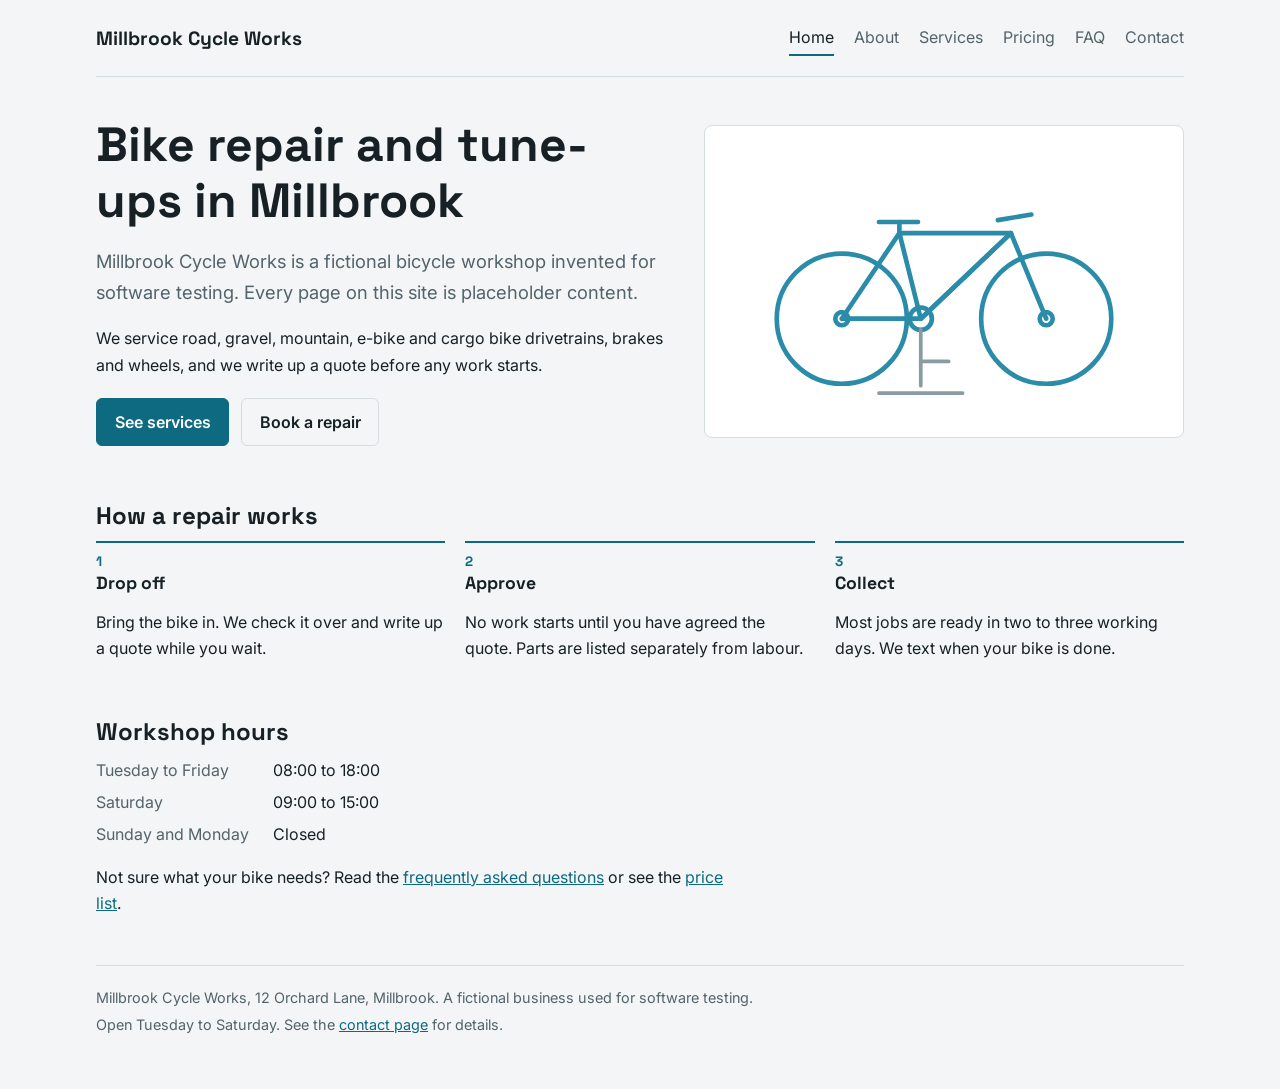
<file: index.html>
<!doctype html>
<html lang="en">
<head>
<meta charset="utf-8">
<meta name="viewport" content="width=device-width, initial-scale=1">
<title>Millbrook Cycle Works</title>
<meta name="description" content="Millbrook Cycle Works is a fictional bicycle repair shop in Millbrook, built as a plain-HTML test site for software QA.">
<link rel="stylesheet" href="https://fonts.googleapis.com/css2?family=Inter:wght@400;600&family=Space+Grotesk:wght@500;700&display=swap">
<link rel="stylesheet" href="style.css">
</head>
<body>
<header class="site-header wrap">
  <a class="brand" href="index.html">Millbrook Cycle Works</a>
  <nav class="site-nav" aria-label="Main">
    <ul>
      <li><a href="index.html" aria-current="page">Home</a></li>
      <li><a href="about.html">About</a></li>
      <li><a href="services.html">Services</a></li>
      <li><a href="pricing.html">Pricing</a></li>
      <li><a href="faq.html">FAQ</a></li>
      <li><a href="contact.html">Contact</a></li>
    </ul>
  </nav>
</header>

<main class="wrap">
  <section class="hero">
    <div>
      <h1>Bike repair and tune-ups in Millbrook</h1>
      <p class="lead">Millbrook Cycle Works is a fictional bicycle workshop invented for software testing. Every page on this site is placeholder content.</p>
      <p>We service road, gravel, mountain, e-bike and cargo bike drivetrains, brakes and wheels, and we write up a quote before any work starts.</p>
      <div class="actions">
        <a class="btn" href="services.html">See services</a>
        <a class="btn secondary" href="contact.html">Book a repair</a>
      </div>
    </div>
    <img src="workshop.svg" alt="Line drawing of a bicycle clamped in a repair stand" width="480" height="300">
  </section>

  <section>
    <h2>How a repair works</h2>
    <ol class="steps">
      <li>
        <h3>Drop off</h3>
        <p>Bring the bike in. We check it over and write up a quote while you wait.</p>
      </li>
      <li>
        <h3>Approve</h3>
        <p>No work starts until you have agreed the quote. Parts are listed separately from labour.</p>
      </li>
      <li>
        <h3>Collect</h3>
        <p>Most jobs are ready in two to three working days. We text when your bike is done.</p>
      </li>
    </ol>
  </section>

  <section>
    <h2>Workshop hours</h2>
    <dl class="details">
      <dt>Tuesday to Friday</dt><dd>08:00 to 18:00</dd>
      <dt>Saturday</dt><dd>09:00 to 15:00</dd>
      <dt>Sunday and Monday</dt><dd>Closed</dd>
    </dl>
    <p>Not sure what your bike needs? Read the <a href="faq.html">frequently asked questions</a> or see the <a href="pricing.html">price list</a>.</p>
  </section>
</main>

<footer class="site-footer wrap">
  <p>Millbrook Cycle Works, 12 Orchard Lane, Millbrook. A fictional business used for software testing.</p>
  <p>Open Tuesday to Saturday. See the <a href="contact.html">contact page</a> for details.</p>
</footer>
</body>
</html>
</file>
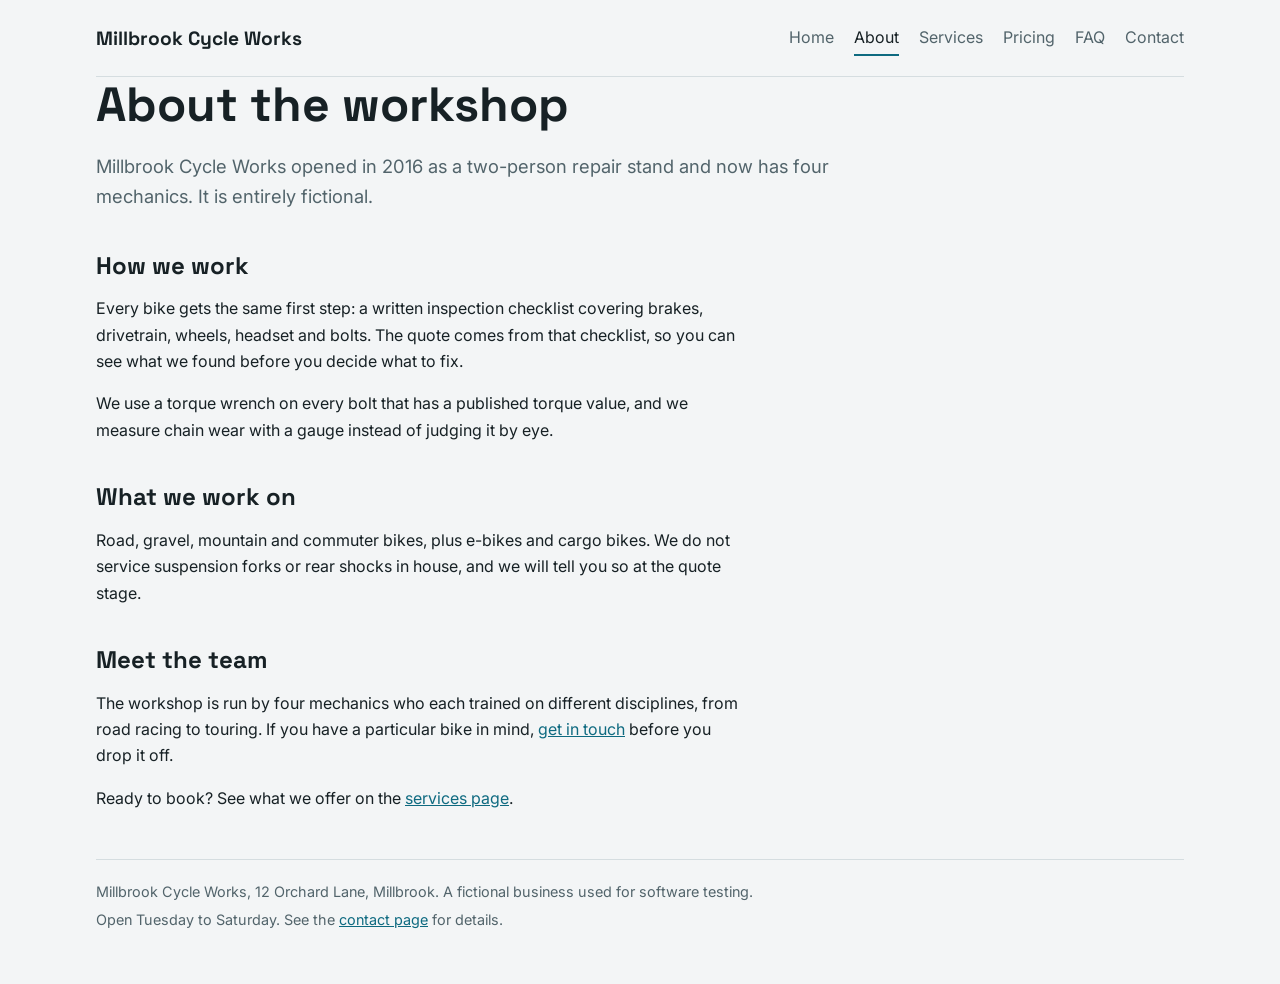
<file: about.html>
<!doctype html>
<html lang="en">
<head>
<meta charset="utf-8">
<meta name="viewport" content="width=device-width, initial-scale=1">
<title>About Millbrook Cycle Works</title>
<link rel="stylesheet" href="https://fonts.googleapis.com/css2?family=Inter:wght@400;600&family=Space+Grotesk:wght@500;700&display=swap">
<link rel="stylesheet" href="style.css">
</head>
<body>
<header class="site-header wrap">
  <a class="brand" href="index.html">Millbrook Cycle Works</a>
  <nav class="site-nav" aria-label="Main">
    <ul>
      <li><a href="index.html">Home</a></li>
      <li><a href="about.html" aria-current="page">About</a></li>
      <li><a href="services.html">Services</a></li>
      <li><a href="pricing.html">Pricing</a></li>
      <li><a href="faq.html">FAQ</a></li>
      <li><a href="contact.html">Contact</a></li>
    </ul>
  </nav>
</header>

<main class="wrap">
  <h1>About the workshop</h1>
  <p class="lead">Millbrook Cycle Works opened in 2016 as a two-person repair stand and now has four mechanics. It is entirely fictional.</p>

  <h2>How we work</h2>
  <p>Every bike gets the same first step: a written inspection checklist covering brakes, drivetrain, wheels, headset and bolts. The quote comes from that checklist, so you can see what we found before you decide what to fix.</p>
  <p>We use a torque wrench on every bolt that has a published torque value, and we measure chain wear with a gauge instead of judging it by eye.</p>

  <h2>What we work on</h2>
  <p>Road, gravel, mountain and commuter bikes, plus e-bikes and cargo bikes. We do not service suspension forks or rear shocks in house, and we will tell you so at the quote stage.</p>

  <h2>Meet the team</h2>
  <p>The workshop is run by four mechanics who each trained on different disciplines, from road racing to touring. If you have a particular bike in mind, <a href="contact.html">get in touch</a> before you drop it off.</p>
  <p>Ready to book? See what we offer on the <a href="services.html">services page</a>.</p>
</main>

<footer class="site-footer wrap">
  <p>Millbrook Cycle Works, 12 Orchard Lane, Millbrook. A fictional business used for software testing.</p>
  <p>Open Tuesday to Saturday. See the <a href="contact.html">contact page</a> for details.</p>
</footer>
</body>
</html>
</file>
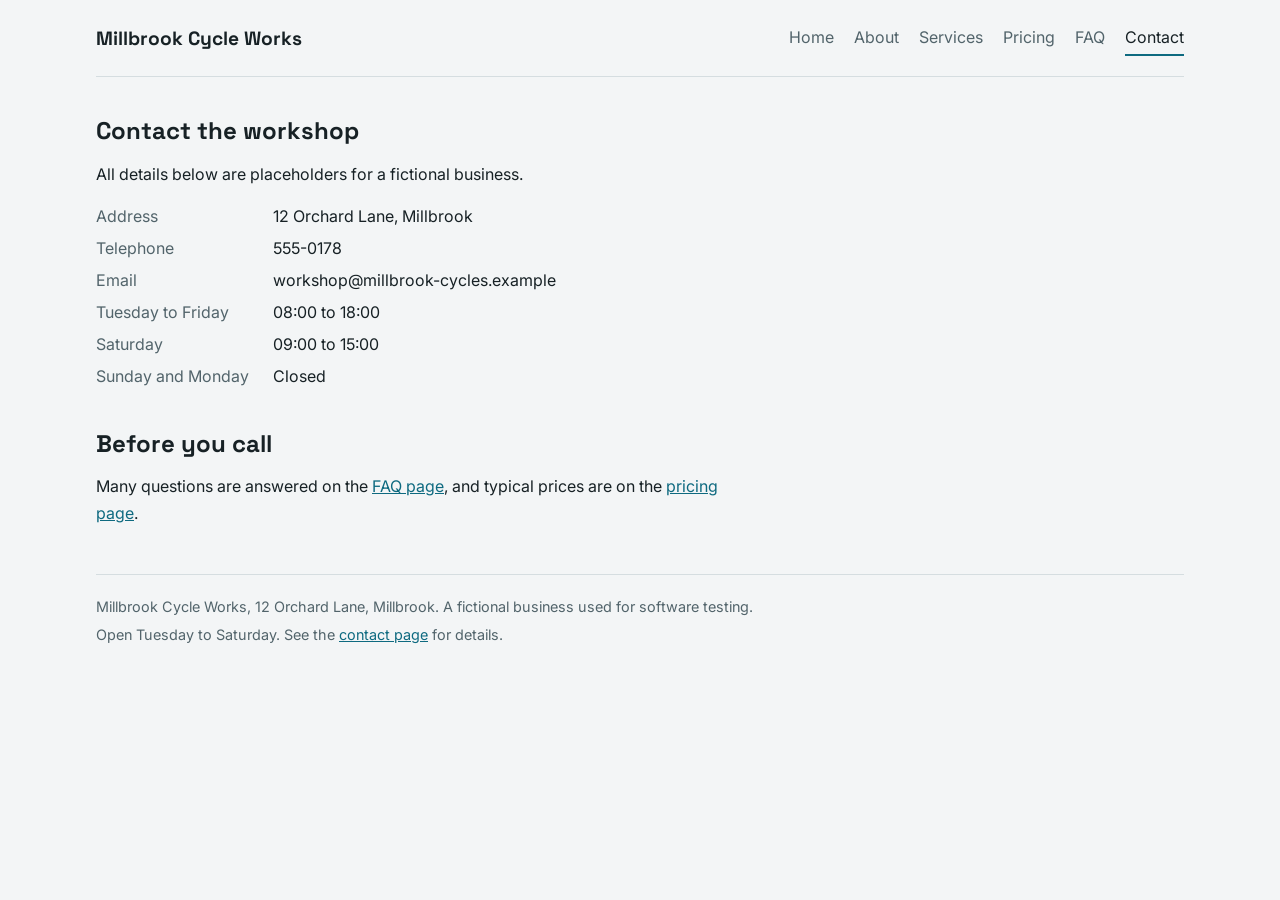
<file: contact.html>
<!doctype html>
<html>
<head>
<meta charset="utf-8">
<meta name="viewport" content="width=device-width, initial-scale=1">
<title>Contact Millbrook Cycle Works</title>
<meta name="description" content="Address, telephone, email and opening hours for Millbrook Cycle Works, a fictional bicycle workshop used as a test site.">
<link rel="stylesheet" href="https://fonts.googleapis.com/css2?family=Inter:wght@400;600&family=Space+Grotesk:wght@500;700&display=swap">
<link rel="stylesheet" href="style.css">
</head>
<body>
<header class="site-header wrap">
  <a class="brand" href="index.html">Millbrook Cycle Works</a>
  <nav class="site-nav" aria-label="Main">
    <ul>
      <li><a href="index.html">Home</a></li>
      <li><a href="about.html">About</a></li>
      <li><a href="services.html">Services</a></li>
      <li><a href="pricing.html">Pricing</a></li>
      <li><a href="faq.html">FAQ</a></li>
      <li><a href="contact.html" aria-current="page">Contact</a></li>
    </ul>
  </nav>
</header>

<main class="wrap">
  <h2>Contact the workshop</h2>
  <p>All details below are placeholders for a fictional business.</p>

  <dl class="details">
    <dt>Address</dt><dd>12 Orchard Lane, Millbrook</dd>
    <dt>Telephone</dt><dd>555-0178</dd>
    <dt>Email</dt><dd>workshop@millbrook-cycles.example</dd>
    <dt>Tuesday to Friday</dt><dd>08:00 to 18:00</dd>
    <dt>Saturday</dt><dd>09:00 to 15:00</dd>
    <dt>Sunday and Monday</dt><dd>Closed</dd>
  </dl>

  <h2>Before you call</h2>
  <p>Many questions are answered on the <a href="faq.html">FAQ page</a>, and typical prices are on the <a href="pricing.html">pricing page</a>.</p>
</main>

<footer class="site-footer wrap">
  <p>Millbrook Cycle Works, 12 Orchard Lane, Millbrook. A fictional business used for software testing.</p>
  <p>Open Tuesday to Saturday. See the <a href="contact.html">contact page</a> for details.</p>
</footer>
</body>
</html>
</file>
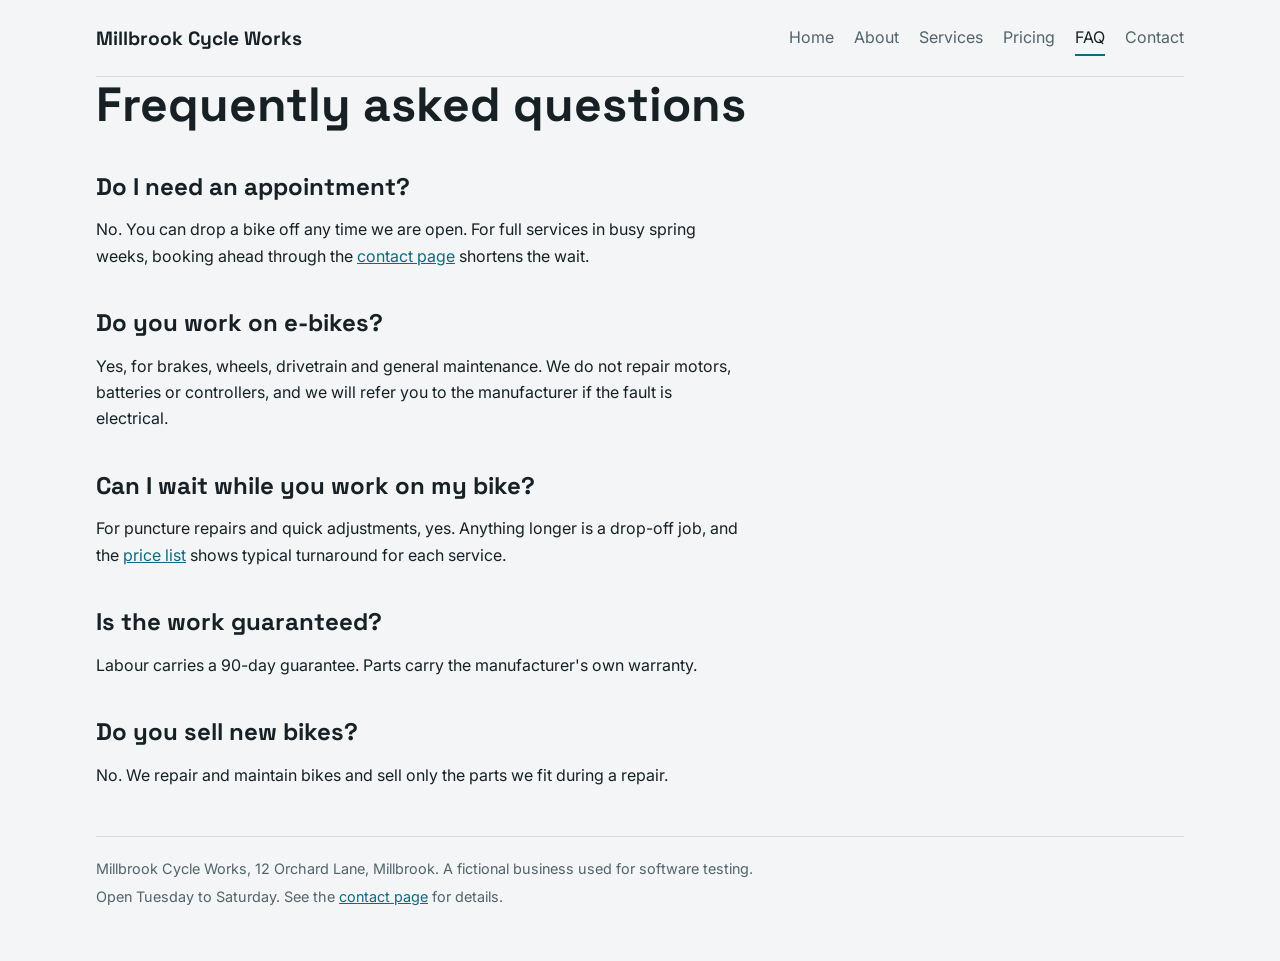
<file: faq.html>
<!doctype html>
<html lang="en">
<head>
<meta charset="utf-8">
<meta name="viewport" content="width=device-width, initial-scale=1">
<title>Bike Repair FAQ | Millbrook Cycle Works</title>
<meta name="description" content="Answers to common questions about repairs at Millbrook Cycle Works: appointments, e-bikes, quotes, turnaround and the labour warranty.">
<link rel="stylesheet" href="https://fonts.googleapis.com/css2?family=Inter:wght@400;600&family=Space+Grotesk:wght@500;700&display=swap">
<link rel="stylesheet" href="style.css">
</head>
<body>
<header class="site-header wrap">
  <a class="brand" href="index.html">Millbrook Cycle Works</a>
  <nav class="site-nav" aria-label="Main">
    <ul>
      <li><a href="index.html">Home</a></li>
      <li><a href="about.html">About</a></li>
      <li><a href="services.html">Services</a></li>
      <li><a href="pricing.html">Pricing</a></li>
      <li><a href="faq.html" aria-current="page">FAQ</a></li>
      <li><a href="contact.html">Contact</a></li>
    </ul>
  </nav>
</header>

<main class="wrap">
  <h1>Frequently asked questions</h1>

  <h2>Do I need an appointment?</h2>
  <p>No. You can drop a bike off any time we are open. For full services in busy spring weeks, booking ahead through the <a href="contact.html">contact page</a> shortens the wait.</p>

  <h2>Do you work on e-bikes?</h2>
  <p>Yes, for brakes, wheels, drivetrain and general maintenance. We do not repair motors, batteries or controllers, and we will refer you to the manufacturer if the fault is electrical.</p>

  <h2>Can I wait while you work on my bike?</h2>
  <p>For puncture repairs and quick adjustments, yes. Anything longer is a drop-off job, and the <a href="pricing.html">price list</a> shows typical turnaround for each service.</p>

  <h2>Is the work guaranteed?</h2>
  <p>Labour carries a 90-day guarantee. Parts carry the manufacturer's own warranty.</p>

  <h2>Do you sell new bikes?</h2>
  <p>No. We repair and maintain bikes and sell only the parts we fit during a repair.</p>
</main>

<footer class="site-footer wrap">
  <p>Millbrook Cycle Works, 12 Orchard Lane, Millbrook. A fictional business used for software testing.</p>
  <p>Open Tuesday to Saturday. See the <a href="contact.html">contact page</a> for details.</p>
</footer>
</body>
</html>
</file>
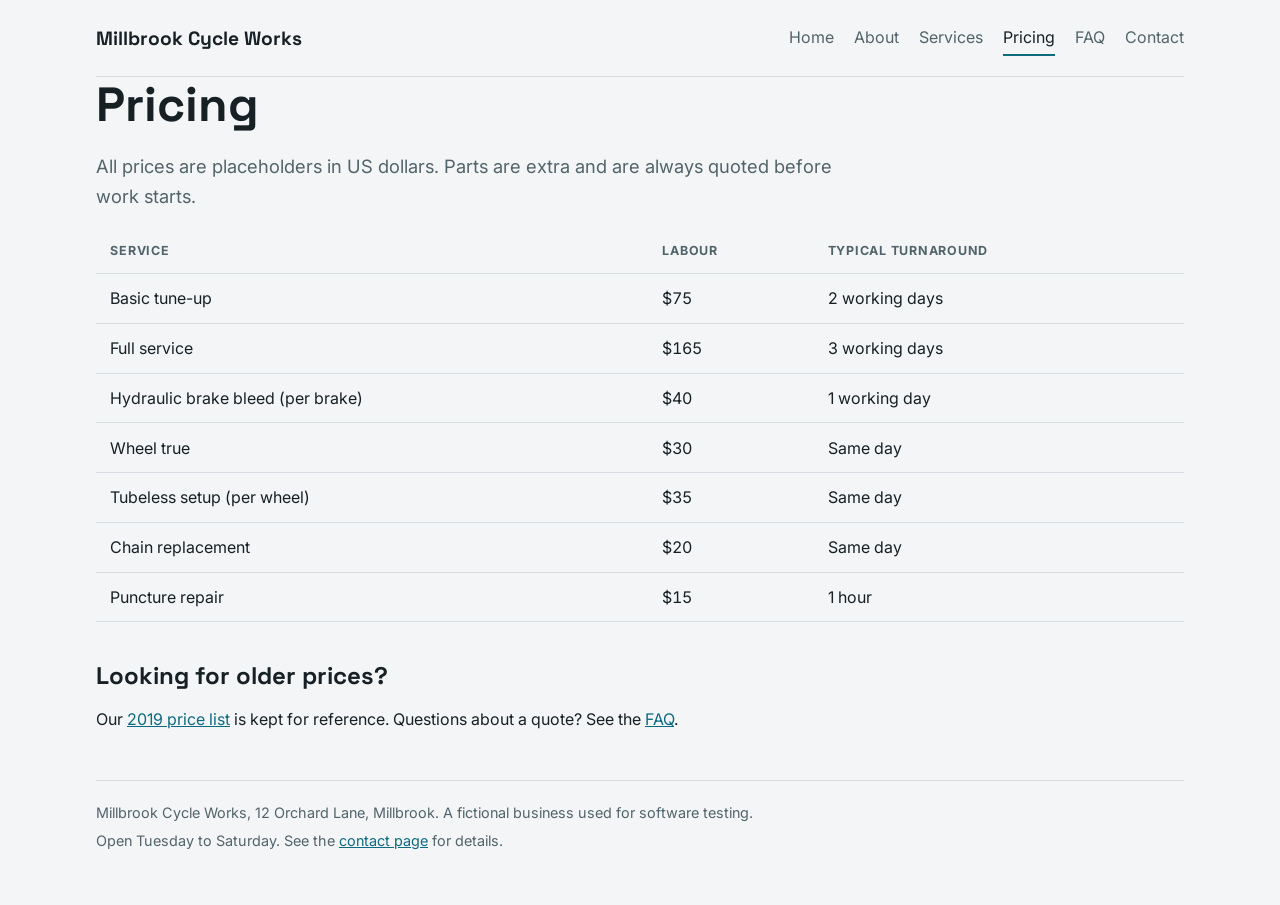
<file: pricing.html>
<!doctype html>
<html lang="en">
<head>
<meta charset="utf-8">
<title>Services and Pricing | Millbrook Cycle Works</title>
<meta name="description" content="Placeholder price list for Millbrook Cycle Works: tune-ups, brake bleeds, wheel truing and chain replacement, with typical turnaround times.">
<link rel="stylesheet" href="https://fonts.googleapis.com/css2?family=Inter:wght@400;600&family=Space+Grotesk:wght@500;700&display=swap">
<link rel="stylesheet" href="style.css">
</head>
<body>
<header class="site-header wrap">
  <a class="brand" href="index.html">Millbrook Cycle Works</a>
  <nav class="site-nav" aria-label="Main">
    <ul>
      <li><a href="index.html">Home</a></li>
      <li><a href="about.html">About</a></li>
      <li><a href="services.html">Services</a></li>
      <li><a href="pricing.html" aria-current="page">Pricing</a></li>
      <li><a href="faq.html">FAQ</a></li>
      <li><a href="contact.html">Contact</a></li>
    </ul>
  </nav>
</header>

<main class="wrap">
  <h1>Pricing</h1>
  <p class="lead">All prices are placeholders in US dollars. Parts are extra and are always quoted before work starts.</p>

  <div class="table-scroll">
    <table>
      <thead>
        <tr><th scope="col">Service</th><th scope="col">Labour</th><th scope="col">Typical turnaround</th></tr>
      </thead>
      <tbody>
        <tr><td>Basic tune-up</td><td class="num">$75</td><td>2 working days</td></tr>
        <tr><td>Full service</td><td class="num">$165</td><td>3 working days</td></tr>
        <tr><td>Hydraulic brake bleed (per brake)</td><td class="num">$40</td><td>1 working day</td></tr>
        <tr><td>Wheel true</td><td class="num">$30</td><td>Same day</td></tr>
        <tr><td>Tubeless setup (per wheel)</td><td class="num">$35</td><td>Same day</td></tr>
        <tr><td>Chain replacement</td><td class="num">$20</td><td>Same day</td></tr>
        <tr><td>Puncture repair</td><td class="num">$15</td><td>1 hour</td></tr>
      </tbody>
    </table>
  </div>

  <h2>Looking for older prices?</h2>
  <p>Our <a href="legacy-pricing.html">2019 price list</a> is kept for reference. Questions about a quote? See the <a href="faq.html">FAQ</a>.</p>
</main>

<footer class="site-footer wrap">
  <p>Millbrook Cycle Works, 12 Orchard Lane, Millbrook. A fictional business used for software testing.</p>
  <p>Open Tuesday to Saturday. See the <a href="contact.html">contact page</a> for details.</p>
</footer>
</body>
</html>
</file>
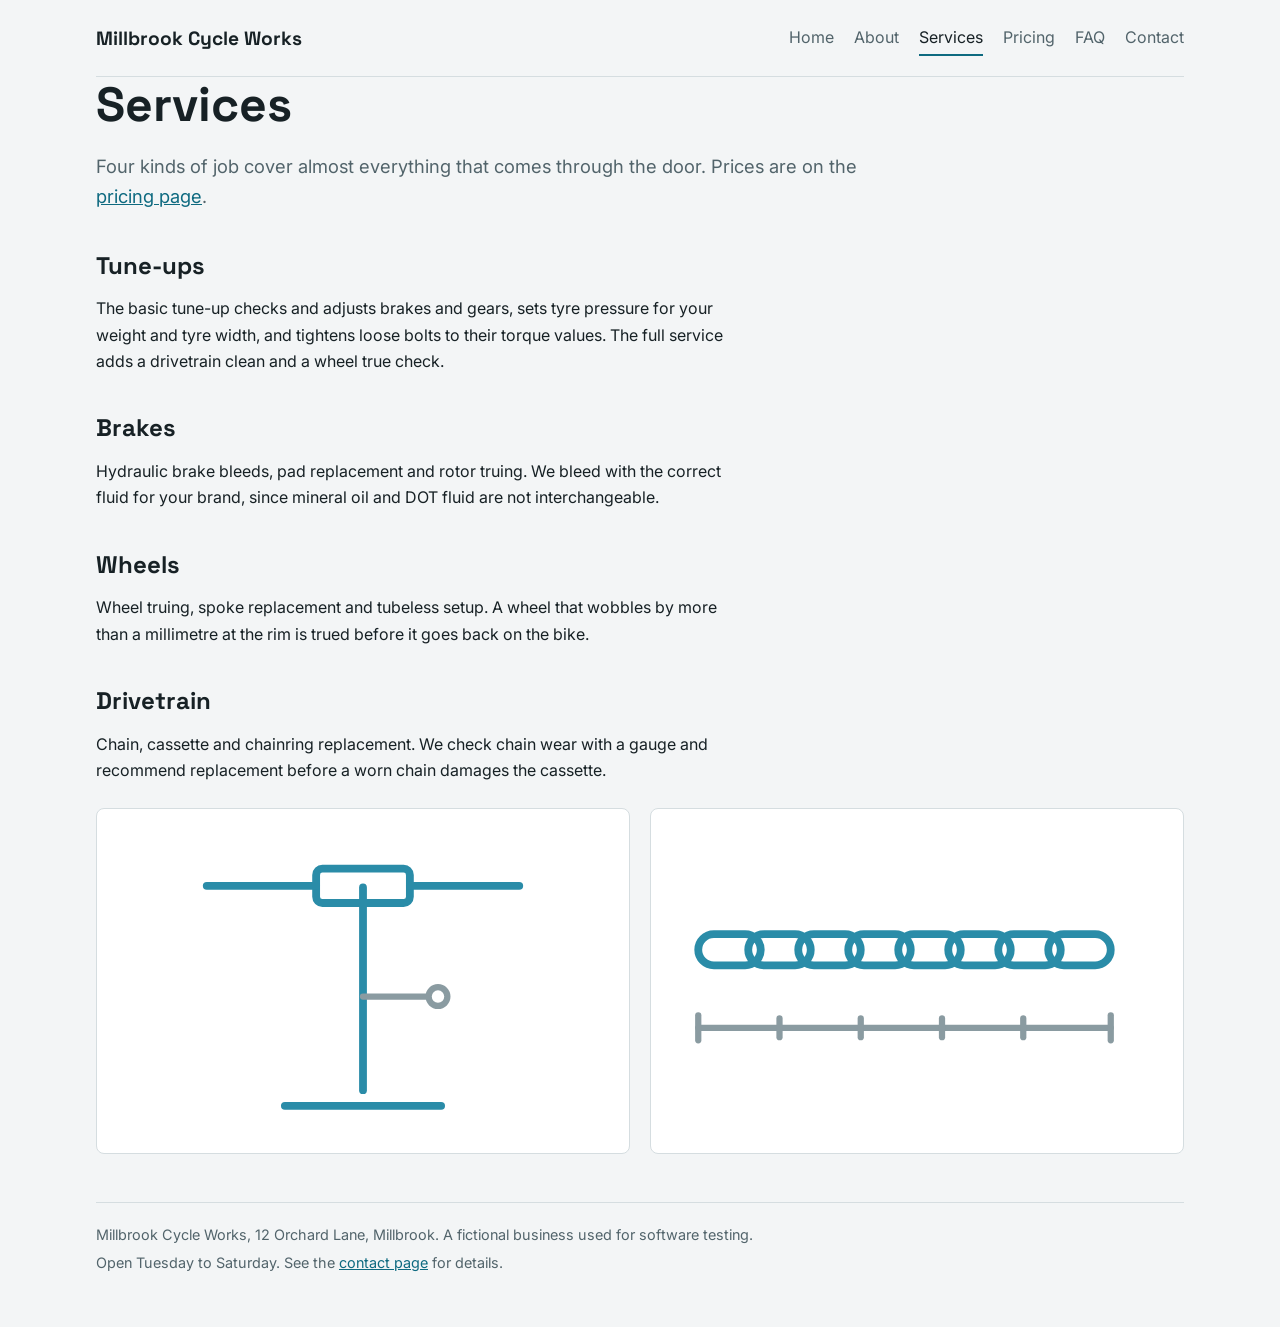
<file: services.html>
<!doctype html>
<html lang="en">
<head>
<meta charset="utf-8">
<meta name="viewport" content="width=device-width, initial-scale=1">
<title>Services and Pricing | Millbrook Cycle Works</title>
<meta name="description" content="Bicycle tune-ups, brake bleeds, wheel truing and drivetrain service at Millbrook Cycle Works, a fictional test workshop.">
<link rel="stylesheet" href="https://fonts.googleapis.com/css2?family=Inter:wght@400;600&family=Space+Grotesk:wght@500;700&display=swap">
<link rel="stylesheet" href="style.css">
</head>
<body>
<header class="site-header wrap">
  <a class="brand" href="index.html">Millbrook Cycle Works</a>
  <nav class="site-nav" aria-label="Main">
    <ul>
      <li><a href="index.html">Home</a></li>
      <li><a href="about.html">About</a></li>
      <li><a href="services.html" aria-current="page">Services</a></li>
      <li><a href="pricing.html">Pricing</a></li>
      <li><a href="faq.html">FAQ</a></li>
      <li><a href="contact.html">Contact</a></li>
    </ul>
  </nav>
</header>

<main class="wrap">
  <h1>Services</h1>
  <p class="lead">Four kinds of job cover almost everything that comes through the door. Prices are on the <a href="pricing.html">pricing page</a>.</p>

  <h2>Tune-ups</h2>
  <p>The basic tune-up checks and adjusts brakes and gears, sets tyre pressure for your weight and tyre width, and tightens loose bolts to their torque values. The full service adds a drivetrain clean and a wheel true check.</p>

  <h2>Brakes</h2>
  <p>Hydraulic brake bleeds, pad replacement and rotor truing. We bleed with the correct fluid for your brand, since mineral oil and DOT fluid are not interchangeable.</p>

  <h2>Wheels</h2>
  <p>Wheel truing, spoke replacement and tubeless setup. A wheel that wobbles by more than a millimetre at the rim is trued before it goes back on the bike.</p>

  <h2>Drivetrain</h2>
  <p>Chain, cassette and chainring replacement. We check chain wear with a gauge and recommend replacement before a worn chain damages the cassette.</p>

  <div class="figure-row">
    <img src="bike-stand.svg" width="320" height="200">
    <img src="chain-gauge.svg" width="320" height="200">
  </div>
</main>

<footer class="site-footer wrap">
  <p>Millbrook Cycle Works, 12 Orchard Lane, Millbrook. A fictional business used for software testing.</p>
  <p>Open Tuesday to Saturday. See the <a href="contact.html">contact page</a> for details.</p>
</footer>
</body>
</html>
</file>
<file: style.css>
/* Layout: one centred column. Site name and nav on top, content in plain sections, address in the footer. */
:root {
  --bg: #F3F5F6;
  --surface: #FFFFFF;
  --fg: #172125;
  --muted: #52646B;
  --line: #D5DDE0;
  --accent: #0E6A80;
  --accent-fg: #FFFFFF;
  --font-display: "Space Grotesk", system-ui, -apple-system, "Segoe UI", sans-serif;
  --font-body: Inter, system-ui, -apple-system, "Segoe UI", sans-serif;
}
@media (prefers-color-scheme: dark) {
  :root:not([data-theme="light"]) {
    --bg: #0F1619;
    --surface: #172125;
    --fg: #E6EEF0;
    --muted: #9FB2B9;
    --line: #263338;
    --accent: #5CBAD3;
    --accent-fg: #08181D;
    color-scheme: dark;
  }
}
:root[data-theme="dark"] {
  --bg: #0F1619;
  --surface: #172125;
  --fg: #E6EEF0;
  --muted: #9FB2B9;
  --line: #263338;
  --accent: #5CBAD3;
  --accent-fg: #08181D;
  color-scheme: dark;
}

*, *::before, *::after { box-sizing: border-box; }

body {
  margin: 0;
  background: var(--bg);
  color: var(--fg);
  font: 400 1rem/1.65 var(--font-body);
  padding-block: 0 3rem;
  padding-left: max(16px, env(safe-area-inset-left, 0px));
  padding-right: max(16px, env(safe-area-inset-right, 0px));
}

.wrap { max-width: 68rem; margin-inline: auto; }

a { color: var(--accent); }
a:focus-visible { outline: 2px solid var(--accent); outline-offset: 2px; }

/* Header and navigation */
.site-header {
  display: flex;
  flex-wrap: wrap;
  align-items: center;
  justify-content: space-between;
  gap: 0.75rem 2rem;
  padding-block: 1.25rem;
  border-bottom: 1px solid var(--line);
}
.brand {
  font: 700 1.2rem/1.2 var(--font-display);
  color: var(--fg);
  text-decoration: none;
}
.site-nav ul {
  display: flex;
  flex-wrap: wrap;
  gap: 0.25rem 1.25rem;
  margin: 0;
  padding: 0;
  list-style: none;
}
.site-nav a {
  display: inline-block;
  padding-block: 0.25rem;
  border-bottom: 2px solid transparent;
  color: var(--muted);
  text-decoration: none;
}
.site-nav a:hover { color: var(--fg); }
.site-nav a[aria-current="page"] { color: var(--fg); border-bottom-color: var(--accent); }

/* Type */
h1, h2, h3 { font-family: var(--font-display); line-height: 1.15; text-wrap: balance; }
h1 { font-size: clamp(2rem, 5vw, 3rem); margin: 0 0 1rem; }
h2 { font-size: 1.5rem; margin: 2.5rem 0 0.75rem; }
h3 { font-size: 1.1rem; margin: 0 0 0.35rem; }
main p, main li, main dd { max-width: 65ch; }
.lead { font-size: 1.15rem; color: var(--muted); }

/* Home hero */
.hero {
  display: grid;
  grid-template-columns: minmax(0, 1.2fr) minmax(0, 1fr);
  gap: 2rem;
  align-items: center;
  padding-block: 2.5rem 1rem;
}
.hero img, .figure-row img {
  display: block;
  width: 100%;
  height: auto;
  max-width: 100%;
  padding: 1rem;
  background: var(--surface);
  border: 1px solid var(--line);
  border-radius: 8px;
}
.actions { display: flex; flex-wrap: wrap; gap: 0.75rem; margin-top: 1.25rem; }
.btn {
  display: inline-block;
  padding: 0.6rem 1.1rem;
  border: 1px solid var(--accent);
  border-radius: 6px;
  background: var(--accent);
  color: var(--accent-fg);
  font-weight: 600;
  text-decoration: none;
}
.btn.secondary { background: transparent; color: var(--fg); border-color: var(--line); }
.btn:focus-visible { outline: 2px solid var(--accent); outline-offset: 2px; }

/* Repair steps: a real sequence, so they are numbered */
.steps {
  display: grid;
  grid-template-columns: repeat(auto-fit, minmax(14rem, 1fr));
  gap: 1.25rem;
  margin: 0;
  padding: 0;
  list-style: none;
  counter-reset: step;
}
.steps li { min-width: 0; padding-top: 0.75rem; border-top: 2px solid var(--accent); counter-increment: step; }
.steps li::before {
  content: counter(step);
  display: block;
  margin-bottom: 0.25rem;
  font: 700 0.85rem/1 var(--font-display);
  color: var(--accent);
}

/* Services illustrations */
.figure-row {
  display: grid;
  grid-template-columns: repeat(auto-fit, minmax(14rem, 1fr));
  gap: 1.25rem;
  margin-top: 1.5rem;
}
.figure-row img { min-width: 0; }

/* Pricing table */
.table-scroll { overflow-x: auto; margin-top: 1rem; }
table { width: 100%; min-width: 30rem; border-collapse: collapse; }
th, td { padding: 0.7rem 0.9rem; border-bottom: 1px solid var(--line); text-align: left; vertical-align: top; }
th { font-size: 0.78rem; letter-spacing: 0.06em; text-transform: uppercase; color: var(--muted); }
td.num { font-variant-numeric: tabular-nums; white-space: nowrap; }

/* Hours and contact details */
.details { display: grid; grid-template-columns: max-content minmax(0, 1fr); gap: 0.35rem 1.5rem; margin: 0; }
.details dt { color: var(--muted); }
.details dd { margin: 0; }

.site-footer {
  margin-top: 3rem;
  padding-top: 1.25rem;
  border-top: 1px solid var(--line);
  color: var(--muted);
  font-size: 0.9rem;
}
.site-footer p { margin: 0 0 0.25rem; max-width: none; }

@media (max-width: 44rem) {
  .hero { grid-template-columns: minmax(0, 1fr); }
}
</file>
